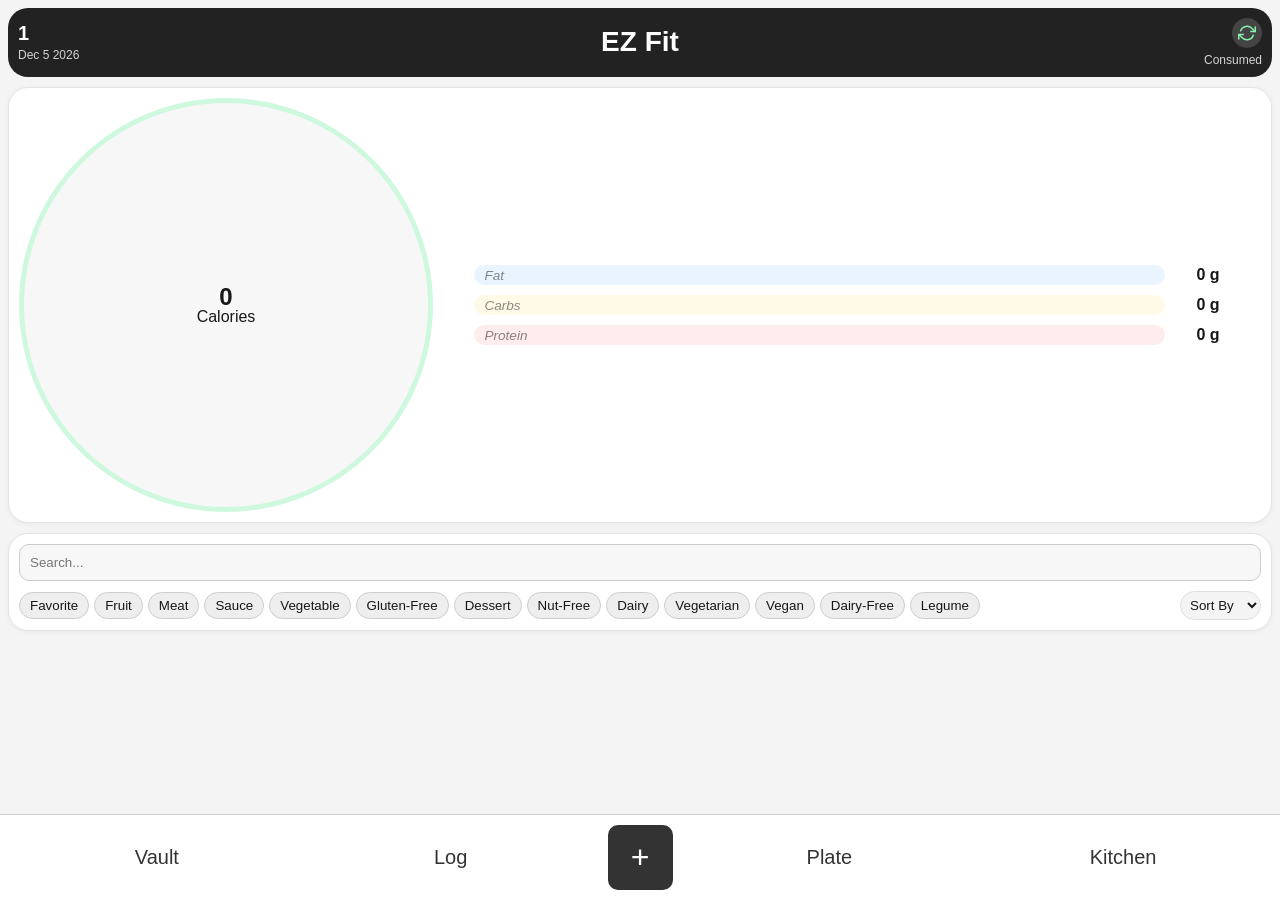
<file: index.html>
<!DOCTYPE html>
<html lang="en">
<head>
    <meta charset="UTF-8"/>
    <meta name="viewport" content="width=device-width, initial-scale=1.0"/>
    <meta http-equiv="refresh" content="0; url=plate/index.html"/>
    <title>EZ Fit</title>
</head>
<body>
    <a href="plate/index.html">Open EZ Fit</a>
</body>
</html>
</file>
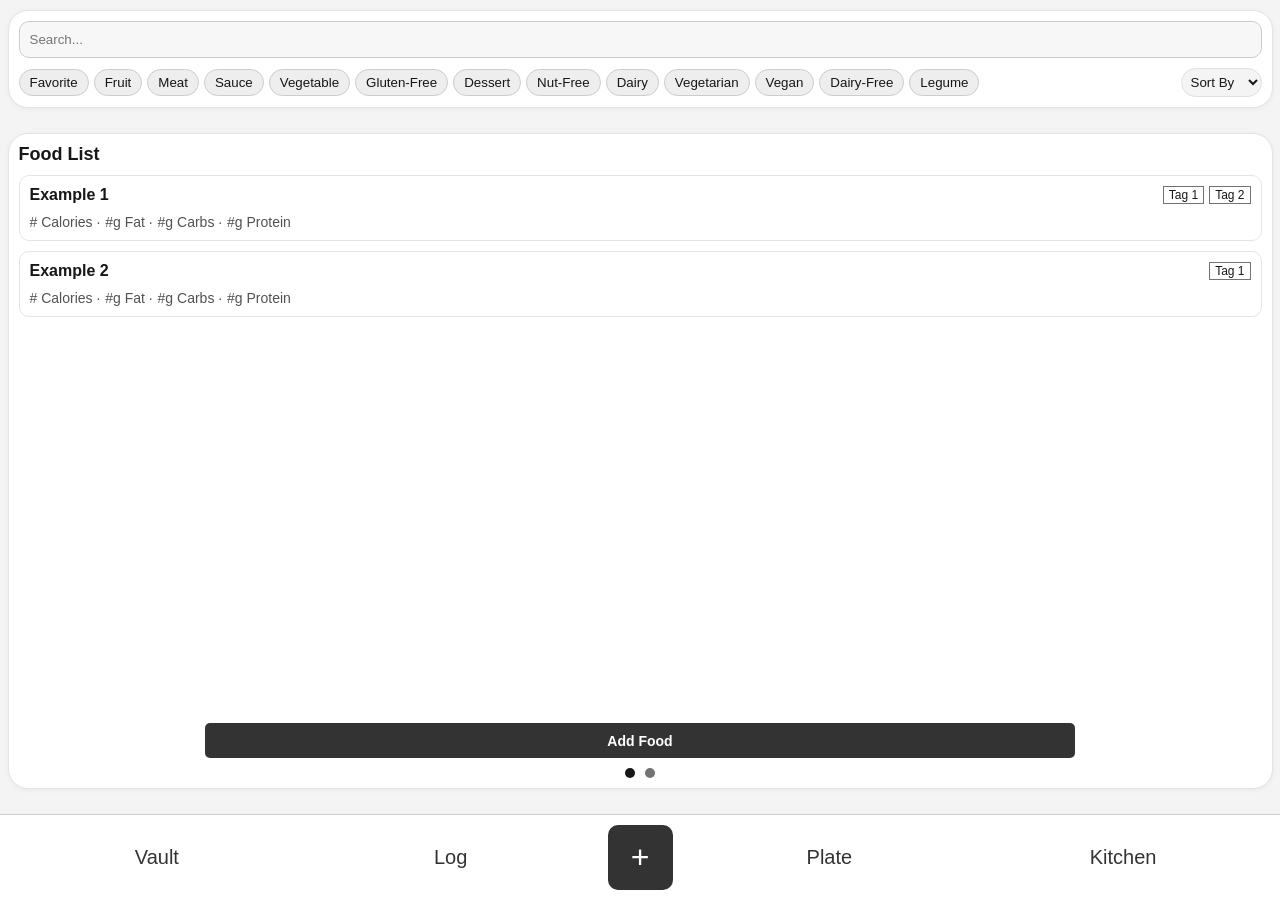
<file: kitchen/index.html>
<!DOCTYPE html>
<html lang="en">
<head>
    <meta charset="UTF-8"/>
    <meta name="viewport" content="width=device-width, initial-scale=1.0"/>
    <title>EZ Fit</title>

    <link rel="stylesheet" href="index.css"/>
    <script src="index.js" defer></script>
    <script src="../database/db.js" defer></script>
</head>
<body>
    <div id="list-controls">
        <input id="search" type="search" placeholder="Search..."/>

        <div id="organization-row">
            <div id="filter">
                <button class="filter-tab" type="button">Favorite</button>
                <button class="filter-tab" type="button">Fruit</button>
                <button class="filter-tab" type="button">Meat</button>
                <button class="filter-tab" type="button">Sauce</button>
                <button class="filter-tab" type="button">Vegetable</button>
                <button class="filter-tab" type="button">Gluten-Free</button>
                <button class="filter-tab" type="button">Dessert</button>
                <button class="filter-tab" type="button">Nut-Free</button>
                <button class="filter-tab" type="button">Dairy</button>
                <button class="filter-tab" type="button">Vegetarian</button>
                <button class="filter-tab" type="button">Vegan</button>
                <button class="filter-tab" type="button">Dairy-Free</button>
                <button class="filter-tab" type="button">Legume</button>
            </div>

            <select id="sort">
                <option value="default" selected>Sort By</option>
                <option value="calories">Calories</option>
                <option value="fat">Fat</option>
                <option value="carbs">Carbs</option>
                <option value="protein">Protein</option>
                <option value="name">A-Z</option>
            </select>
        </div>
    </div>

    <div id="list-container">
        <div id="food-container">
            <h2 id="food-container-title">Food List</h2>

            <div id="food-list">
                <div class="food-item">
                    <div class="food-item-name">Example 1</div>
                    <div class="food-item-tag">
                        <span>Tag 1</span>
                        <span>Tag 2</span>
                    </div>
                    <div class="food-item-nutrition-info">
                        <span class="food-item-calories"># Calories</span>
                        <span class="food-item-fat">#g Fat</span>
                        <span class="food-item-carbs">#g Carbs</span>
                        <span class="food-item-protein">#g Protein</span>
                    </div>
                </div>
                <div class="food-item">
                    <div class="food-item-name">Example 2</div>
                    <div class="food-item-tag">
                        <span>Tag 1</span>
                    </div>
                    <div class="food-item-nutrition-info">
                        <span class="food-item-calories"># Calories</span>
                        <span class="food-item-fat">#g Fat</span>
                        <span class="food-item-carbs">#g Carbs</span>
                        <span class="food-item-protein">#g Protein</span>
                    </div>
                </div>
            </div>

            <button id="add-food-btn" type="button">Add Food</button>
        </div>
        <div id="recipe-container" hidden>
            <h2 id="recipe-container-title">Recipe List</h2>

            <div id="recipe-list">No recipes yet.</div>

            <button id="create-recipe-btn" type="button">Create Recipe</button>
        </div>
        
        <div id="navigation-ellipsis"></div>
    </div>

    <dialog id="quick-add-dialog">
        <form method="dialog">
            <button id="close-dialog-btn">
                <span>&times;</span>
            </button>
        </form>

        <div id="for-quick-add"></div>
    </dialog>

    <div id="for-navbar"></div>

    <script>
        loadComponent("../components/quick-add.html", document.getElementById("for-quick-add")).catch(console.error);
        loadComponent("../components/navbar.html", document.getElementById("for-navbar")).catch(console.error);

        // load component's HTML and CSS
        // container is the element that the component is inserted in
        async function loadComponent(path, container) {
            const response = await fetch(path);

            if (!response.ok) {
                throw new Error(`Could not load component: ${path}`);
            }

            const html = await response.text();
            container.innerHTML = html;
            loadComponentScripts(container);

            console.log(`Component loaded successfully: ${path}`);
        }

        // load component's JavaScript
        // container is passed from loadComponent()
        function loadComponentScripts(container) {
            // inactiveScript is the script element from the loaded component
            container.querySelectorAll("script").forEach(function swapScripts(inactiveScript) {
                // create a new script element and copy the code from inactiveScript
                const newScript = document.createElement("script");
                newScript.textContent = inactiveScript.textContent;
                // replacing executes the JavaScript
                inactiveScript.replaceWith(newScript);
            });
        }
    </script>
</body>
</html>
</file>
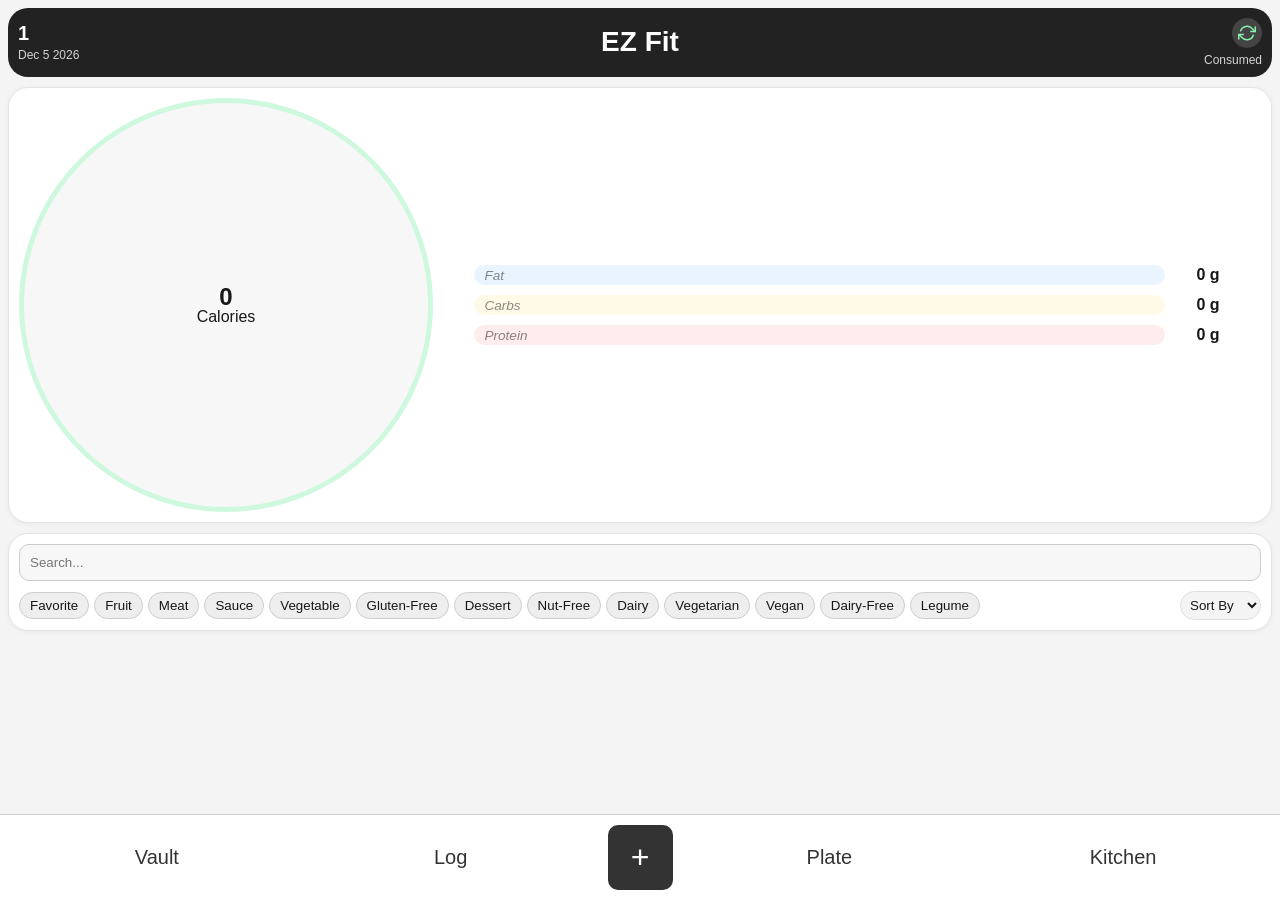
<file: plate/index.html>
<!DOCTYPE html>
<html lang="en">
<head>
    <meta charset="UTF-8"/>
    <meta name="viewport" content="width=device-width, initial-scale=1.0"/>
    <title>EZ Fit</title>

    <link rel="stylesheet" href="index.css"/>
    <script src="index.js" defer></script>
    <script src="../database/db.js" defer></script>
</head>
<body>
    <div id="top">
        <div class="stack left">
            <span id="day-number"></span>
            <span id="date"></span>
        </div>

        <h1 id="program-name">
            <button id="edit-program-btn" type="button">EZ Fit</button>
        </h1>

        <dialog id="program-dialog">
            <form id="program-form">
                <div id="program-dialog-header">
                    <h2 id="program-dialog-title">Edit Program</h2>
                    <button id="close-program-dialog-btn" type="button">&times;</button>
                </div>

                <label class="program-field">
                    <span>Program Name</span>
                    <input id="program-name-input" type="text" required/>
                </label>

                <label class="program-field">
                    <span>Calorie Goal</span>
                    <input id="calorie-goal-input" type="number" min="0" step="any" inputmode="decimal" required/>
                </label>

                <div id="program-macro-grid">
                    <div class="program-macro">
                        <label for="fat-goal-input">Fat (g)</label>
                        <input id="fat-goal-input" type="number" min="0" step="any" inputmode="decimal" required/>
                        <output id="fat-goal-percentage">0%</output>
                        <input id="fat-goal-slider" type="range" min="0" max="100" step="any"/>
                    </div>

                    <div class="program-macro">
                        <label for="carbs-goal-input">Carbs (g)</label>
                        <input id="carbs-goal-input" type="number" min="0" step="any" inputmode="decimal" required/>
                        <output id="carbs-goal-percentage">0%</output>
                        <input id="carbs-goal-slider" type="range" min="0" max="100" step="any"/>
                    </div>

                    <div class="program-macro">
                        <label for="protein-goal-input">Protein (g)</label>
                        <input id="protein-goal-input" type="number" min="0" step="any" inputmode="decimal" required/>
                        <output id="protein-goal-percentage">0%</output>
                        <input id="protein-goal-slider" type="range" min="0" max="100" step="any"/>
                    </div>
                </div>

                <button id="program-save-btn" type="submit">Save</button>
                <p id="program-save-status"></p>
            </form>
        </dialog>

        <div class="stack right">
            <button id="swap-btn" type="button">
                <svg width="18" height="18" viewBox="0 0 24 24" fill="none" stroke="currentColor" stroke-width="2" stroke-linecap="round" stroke-linejoin="round">
                    <path d="M23 4v6h-6 M1 20v-6h6"/>
                    <path d="M3.51 9a9 9 0 0 1 14.85-3.36L23 10 M1 14l4.64 4.36A9 9 0 0 0 20.49 15"/>
                </svg>
            </button>
            <span id="swap-btn-label">Consumed</span>
        </div>
    </div>

    <div id="info">
        <div class="info-left">
            <div id="calorie-ring" class="circle">
                <div id="calorie-ring-text">
                    <span id="calorie-total">0</span>
                    <div>Calories</div>
                </div>
            </div>
        </div>

        <div class="info-right">
            <div class="progress-row">
                <div class="progress-bar">
                    <div class="progress-color fat"></div>
                    <span>Fat</span>
                </div>
                <span id="fat-total">0 g</span>
            </div>

            <div class="progress-row">
                <div class="progress-bar">
                    <div class="progress-color carbs"></div>
                    <span>Carbs</span>
                </div>
                <span id="carbs-total">0 g</span>
            </div>

            <div class="progress-row">
                <div class="progress-bar">
                    <div class="progress-color protein"></div>
                    <span>Protein</span>
                </div>
                <span id="protein-total">0 g</span>
            </div>
        </div>
    </div>

    <div id="menu-controls">
        <input id="search" type="search" placeholder="Search..."/>

        <div id="organization-row">
            <div id="filter">
                <button class="filter-tab" type="button">Favorite</button>
                <button class="filter-tab" type="button">Fruit</button>
                <button class="filter-tab" type="button">Meat</button>
                <button class="filter-tab" type="button">Sauce</button>
                <button class="filter-tab" type="button">Vegetable</button>
                <button class="filter-tab" type="button">Gluten-Free</button>
                <button class="filter-tab" type="button">Dessert</button>
                <button class="filter-tab" type="button">Nut-Free</button>
                <button class="filter-tab" type="button">Dairy</button>
                <button class="filter-tab" type="button">Vegetarian</button>
                <button class="filter-tab" type="button">Vegan</button>
                <button class="filter-tab" type="button">Dairy-Free</button>
                <button class="filter-tab" type="button">Legume</button>
            </div>

            <select id="sort">
                <option value="default" selected>Sort By</option>
                <option value="calories">Calories</option>
                <option value="fat">Fat</option>
                <option value="carbs">Carbs</option>
                <option value="protein">Protein</option>
                <option value="name">A-Z</option>
            </select>
        </div>
    </div>

    <div id="menu"></div>

    <dialog id="quick-add-dialog">
        <form method="dialog">
            <button id="close-dialog-btn">
                <span>&times;</span>
            </button>
        </form>

        <div id="for-quick-add"></div>
    </dialog>

    <div id="for-navbar"></div>

    <script>
        loadComponent("../components/quick-add.html", document.getElementById("for-quick-add")).catch(console.error);
        loadComponent("../components/navbar.html", document.getElementById("for-navbar")).catch(console.error);

        // load component's HTML and CSS
        // container is the element that the component is inserted in
        async function loadComponent(path, container) {
            const response = await fetch(path);

            if (!response.ok) {
                throw new Error(`Could not load component: ${path}`);
            }

            const html = await response.text();
            container.innerHTML = html;
            loadComponentScripts(container);

            console.log(`Component loaded successfully: ${path}`);
        }

        // load component's JavaScript
        // container is passed from loadComponent()
        function loadComponentScripts(container) {
            // inactiveScript is the script element from the loaded component
            container.querySelectorAll("script").forEach(function swapScripts(inactiveScript) {
                // create a new script element and copy the code from inactiveScript
                const newScript = document.createElement("script");
                newScript.textContent = inactiveScript.textContent;
                // replacing executes the JavaScript
                inactiveScript.replaceWith(newScript);
            });
        }
    </script>
</body>
</html>
</file>
<file: kitchen/index.css>
body {
    box-sizing: border-box;
    display: flex;
    flex-direction: column;
    height: 100dvh;
    margin: 0;
    padding-top: 10px;
    font-family: "Inter", sans-serif;
    background: #F4F4F4;
    color: #171717;
}

#list-controls, #list-container {
    box-sizing: border-box;
    margin-inline: 7.5px;
    padding: 10px;
    border: 1px solid #E4E4E4;
    border-radius: 20px;
    background: #FFF;
    box-shadow: 0 1px 5px rgb(0 0 0 / 5%);
}

#add-food-btn, #create-recipe-btn {
    box-sizing: border-box;
    align-self: center;
    flex-shrink: 0;
    width: 70%;
    min-height: 35px;
    margin-top: 10px;
    padding: 5px 10px;
    border: 0;
    border-radius: 5px;
    background: #333;
    color: #FFF;
    font: inherit;
    font-size: 0.875rem;
    font-weight: 600;
    cursor: pointer;
}

#add-food-btn:focus-visible, #create-recipe-btn:focus-visible, #food-list:focus-visible, #recipe-list:focus-visible {
    outline: 1px solid currentColor;
    outline-offset: -1px;
}

/* start of list controls */

#list-controls {
    display: flex;
    flex-shrink: 0;
    flex-direction: column;
    gap: 10px;
}

#search {
    box-sizing: border-box;
    width: 100%;
    padding: 10px;
    border: 1px solid #CCC;
    border-radius: 10px;
    background: #F7F7F7;
    color: inherit;
}

#organization-row {
    display: flex;
    align-items: center;
    gap: 10px;
    width: 100%;
}

#filter {
    display: flex;
    flex: 1;
    min-width: 0;
    gap: 5px;
    overflow-x: auto;
    overflow-y: hidden;
    scrollbar-width: none;
}

.filter-tab {
    flex-shrink: 0;
    white-space: nowrap;
    padding: 5px 10px;
    border: 1px solid #CCC;
    border-radius: 15px;
    background: #EEE;
    overflow-y: hidden;
    scrollbar-width: none;
    color: inherit;
}

#sort {
    flex-shrink: 0;
    padding: 5px;
    border: 1px solid #E0E0E0;
    border-radius: 1000px;
    background: #F4F4F4;
    color: inherit;
}

#list-container {
    display: flex;
    flex: 1;
    flex-direction: column;
    min-height: 0;
    margin-block: 25px;
    padding-bottom: 0;
    overflow: hidden;
    touch-action: pan-y pinch-zoom;
}

#food-container:not([hidden]), #recipe-container:not([hidden]) {
    display: flex;
    flex: 1;
    flex-direction: column;
    min-height: 0;
}

#food-list, #recipe-list {
    flex: 1;
    min-height: 0;
    overflow-x: hidden;
    overflow-y: auto;
    touch-action: pan-y pinch-zoom;
}

#food-container-title, #recipe-container-title {
    margin: 0 0 10px;
    font-size: 1.125rem;
}

#food-list {
    display: grid;
    align-content: start;
    gap: 10px;
}

.food-item {
    display: grid;
    grid-template-columns: repeat(2, minmax(0, 1fr));
    gap: 10px 15px;
    padding: 10px 10px;
    border: 1px solid #E4E4E4;
    border-radius: 10px;
    background: #FFF;
}

.food-item-name {
    font-weight: 600;
    overflow-wrap: anywhere;
}

.food-item-tag {
    display: flex;
    flex-wrap: wrap;
    justify-content: flex-end;
    align-content: start;
    gap: 5px;
}

.food-item-tag > span {
    padding: 1px 5px;
    border: 1px solid #737373;
    font-size: 0.75rem;
}

.food-item-nutrition-info {
    grid-column: 1 / -1;
    font-size: 0.875rem;
    color: #525252;
}

.food-item-nutrition-info > span {
    white-space: nowrap;
}

.food-item-nutrition-info > span + span::before {
    content: "·";
    margin-right: 0.35em;
}

#recipe-list {
    color: #525252;
}

#navigation-ellipsis {
    display: flex;
    flex-shrink: 0;
    justify-content: center;
    gap: 10px;
    padding: 10px 0;
}

#navigation-ellipsis::before, #navigation-ellipsis::after {
    content: "";
    width: 10px;
    height: 10px;
    border-radius: 50%;
    background: #737373;
}

#list-container:has(#recipe-container[hidden]) #navigation-ellipsis::before, #list-container:has(#food-container[hidden]) #navigation-ellipsis::after {
    background: #171717;
}

/* start of for-quick-add section */

#quick-add-dialog {
    box-sizing: border-box;
    width: min(90vw, 450px);
    max-height: 90dvh;
    padding: 20px;
    border: none;
    border-radius: 15px;
    overflow-y: auto;
    background: white;
}

#quick-add-dialog::backdrop {
    background: rgb(0 0 0 / 50%);
}

#quick-add-dialog > form {
    display: flex;
    justify-content: flex-end;
    margin: 0 0 10px;
}

#close-dialog-btn {
    display: flex;
    align-items: center;
    justify-content: center;
    width: 25px;
    height: 25px;
    padding: 0;
    border: none;
    border-radius: 50%;
    background: red;
    color: white;
    font-size: 1.25rem;
    line-height: 1;
}

/* start of for-navbar section */

#for-navbar {
    flex-shrink: 0;
    background-color: #FFF;
    border-top: 1px solid #CCC;
}
</file>
<file: plate/index.css>
body {
    font-family: "Inter", sans-serif;
    padding-bottom: 90px; /* reserve space for the navbar */
    background: #F4F4F4;
    color: #171717;
}

/* start of top section */

#top {
    display: grid;
    grid-template-columns: minmax(0, 1fr) auto minmax(0, 1fr);
    align-items: center;
    gap: 5px;
    padding: 10px;
    margin-bottom: 10px;
    background: #222;
    color: #FFF;
}

#top, #info, #menu-controls {
    box-sizing: border-box;
    border-radius: 20px;
}

#info, #menu-controls {
    background: #FFF;
    border: 1px solid #E4E4E4;
    box-shadow: 0 1px 5px rgb(0 0 0 / 5%);
}

.stack {
    display: flex;
    flex-direction: column;
    gap: 5px;
    min-width: 0;
    font-size: 0.75rem;
    overflow-wrap: anywhere;
}

.left {
    text-align: left;
}

.right {
    text-align: right;
}

#program-name {
    text-align: center;
    margin: 0;
    font-size: clamp(1.25rem, 5vw, 1.75rem);
    line-height: 1.15;
}

#day-number {
    font-size: 1.25rem;
    font-weight: 700;
    line-height: 1;
    font-variant-numeric: tabular-nums;
}

#date, #swap-btn-label {
    color: #D4D4D4;
}

#swap-btn {
    align-self: flex-end;
    display: grid;
    place-items: center;
    width: 30px;
    height: 30px;
    padding: 0;
    border: 0;
    border-radius: 50%;
    background: #444;
    color: #86EFAC;
    cursor: pointer;
}

/* nutrition card */

#info {
    margin-bottom: 10px;
    padding: 10px;
}

#calorie-ring {
    --ring-fill: 0%;

    position: relative;
    border: none;

    background: conic-gradient(
        #86EFAC 0% var(--ring-fill),
        #86EFAC66 var(--ring-fill) 100%
    );
}

#calorie-ring::before {
    content: "";
    position: absolute;
    inset: 5px;
    border-radius: 50%;
    background: #F7F7F7;
}

#calorie-ring-text {
    position: relative;
    display: grid;
    justify-items: center;
    line-height: 1;
}

#calorie-total {
    font-size: clamp(1rem, 5vw, 1.5rem);
    font-weight: 700;
    font-variant-numeric: tabular-nums;
}

#info .progress-bar {
    background: #EEE;
}

#info .progress-bar:has(.fat) {
    background: #93C5FD33;
}

#info .progress-bar:has(.carbs) {
    background: #FDE68A33;
}

#info .progress-bar:has(.protein) {
    background: #FCA5A533;
}

#info .progress-bar > span {
    font-style: italic;
    font-size: 0.85rem;
    opacity: 0.5;
}

#info .progress-color.fat {
    background: #93C5FD;
}

#info .progress-color.carbs {
    background: #FDE68A;
}

#info .progress-color.protein {
    background: #FCA5A5;
}

#info .progress-row > span {
    font-weight: 600;
}

/* consumed fills in from the left */
#info .progress-color {
    left: 0;
}

/* remaining fills in from the right */
#info[data-mode="Remaining"] .progress-color {
    left: auto;
    right: 0;
}

#info[data-mode="Remaining"] #calorie-ring {
    --ring-start: calc(100% - var(--ring-fill));

    background: conic-gradient(
        #86EFAC33 0% var(--ring-start),
        #86EFAC var(--ring-start) 100%
    );
}

/* search and filters card */

#menu-controls {
    padding: 10px;
}

#search {
    background: #F7F7F7;
    border-color: #E0E0E0;
    border-radius: 10px;
    color: inherit;
}

.filter-tab, #sort {
    background: #F4F4F4;
    border: 1px solid #E0E0E0;
    border-radius: 1000px;
    color: inherit;
}

/* start of program-dialog section */

#edit-program-btn {
    padding: 0;
    border: 0;
    background: transparent;
    color: inherit;
    font: inherit;
    cursor: pointer;
}

#program-dialog {
    box-sizing: border-box;
    width: min(90vw, 420px);
    max-height: 90dvh;
    padding: 20px;
    border: 0;
    border-radius: 15px;
    background: #FFF;
    color: #111;
    color-scheme: light;
}

#program-dialog::backdrop {
    background: rgb(0 0 0 / 50%);
}

#program-form {
    display: grid;
    gap: 15px;
}

#program-dialog #program-dialog-header {
    display: flex;
    align-items: center;
    justify-content: space-between;
}

#program-dialog-title {
    margin: 0;
}

#close-program-dialog-btn {
    display: flex;
    align-items: center;
    justify-content: center;
    width: 25px;
    height: 25px;
    padding: 0;
    border: none;
    border-radius: 50%;
    background: red;
    color: white;
    font-size: 1.25rem;
    line-height: 1;
}

#program-dialog .program-field {
    display: grid;
    gap: 5px;
}

#program-dialog #program-macro-grid {
    display: grid;
    grid-template-columns: repeat(3, minmax(0, 1fr));
    gap: 10px;
}

#program-dialog .program-macro {
    display: grid;
    justify-items: center;
    gap: 10px;
}

#program-dialog input:not([type="range"]) {
    box-sizing: border-box;
    width: 100%;
    min-width: 0;
    padding: 10px;
    border: 1px solid #CCC;
    border-radius: 10px;
    background: #F5F5F5;
    color: #111;
    font: inherit;
}

#program-dialog input[type="range"] {
    writing-mode: vertical-lr;
    direction: rtl;
    width: 30px;
    height: 150px;
}

#fat-goal-slider {
    accent-color: black;
}

#carbs-goal-slider {
    accent-color: black;
}

#protein-goal-slider {
    accent-color: black;
}

#program-save-btn {
    min-height: 45px;
    border: 0;
    border-radius: 10px;
    background: #333;
    color: white;
    font: inherit;
    cursor: pointer;
}

#program-save-status {
    margin: 0;
}

#program-save-status:empty {
    display: none;
}

/* start of info section */

#info {
    display: grid;
    grid-template-columns: minmax(0, 1fr) minmax(0, 2fr);
    align-items: center;
}

.info-left {
    display: flex;
    justify-content: center;
    align-items: center;
}

.circle {
    box-sizing: border-box;
    width: 100%;
    aspect-ratio: 1;
    border: 1px solid #333;
    border-radius: 50%;

    display: flex;
    align-items: center;
    justify-content: center;
    padding: 0;
}

.info-right {
    display: flex;
    flex-direction: column;
    gap: 10px;
    width: 90%;
    min-width: 0;
    padding: 0;
    justify-self: center;
}

.progress-row {
    display: grid;
    grid-template-columns: minmax(0, 1fr) 5ch;
    align-items: center;
    gap: 10px;
}

.progress-row > span {
    text-align: right;
    white-space: nowrap;
    font-variant-numeric: tabular-nums;
}

.progress-bar {
    position: relative;
    height: 20px;
    background-color: #EEE;
    border-radius: 15px;
    overflow: hidden;
}

.progress-color {
    position: absolute;
    height: 100%;
    background: #8BC5FF;
}

.progress-bar > span {
    position: relative;
    display: flex;
    align-items: center;
    height: 100%;
    padding-left: 10px;
}

/* start of menu-controls section */

#menu-controls {
    display: flex;
    flex-direction: column;
    gap: 10px;
    width: 100%;
}

#search {
    box-sizing: border-box;
    width: 100%;
    padding: 10px;
    border: 1px solid #CCC;
    border-radius: 10px;
}

#organization-row {
    display: flex;
    align-items: center;
    gap: 10px;
    width: 100%;
}

#filter {
    display: flex;
    flex: 1;
    min-width: 0;
    gap: 5px;
    overflow-x: auto;
}

.filter-tab {
    flex-shrink: 0;
    white-space: nowrap;
    padding: 5px 10px;
    border: 1px solid #CCC;
    border-radius: 15px;
    background: #EEE;
    overflow-y: hidden;
    scrollbar-width: none;
}

#filter::-webkit-scrollbar {
    display: none;
}

#sort {
    flex-shrink: 0;
    padding: 5px;
}

/* start of menu section */

/* start of for-quick-add section */

#quick-add-dialog {
    box-sizing: border-box;
    width: min(90vw, 450px);
    max-height: 90dvh;
    padding: 20px;
    border: none;
    border-radius: 15px;
    overflow-y: auto;
    background: white;
}

#quick-add-dialog::backdrop {
    background: rgb(0 0 0 / 50%);
}

#quick-add-dialog > form {
    display: flex;
    justify-content: flex-end;
    margin: 0 0 10px;
}

#close-dialog-btn {
    display: flex;
    align-items: center;
    justify-content: center;
    width: 25px;
    height: 25px;
    padding: 0;
    border: none;
    border-radius: 50%;
    background: red;
    color: white;
    font-size: 1.25rem;
    line-height: 1;
}

/* start of for-navbar section */

#for-navbar {
    position: fixed;
    bottom: 0;
    left: 0;
    right: 0;
    width: 100%;
    z-index: 1000;
    background-color: #FFF;
    border-top: 1px solid #CCC;
}
</file>
